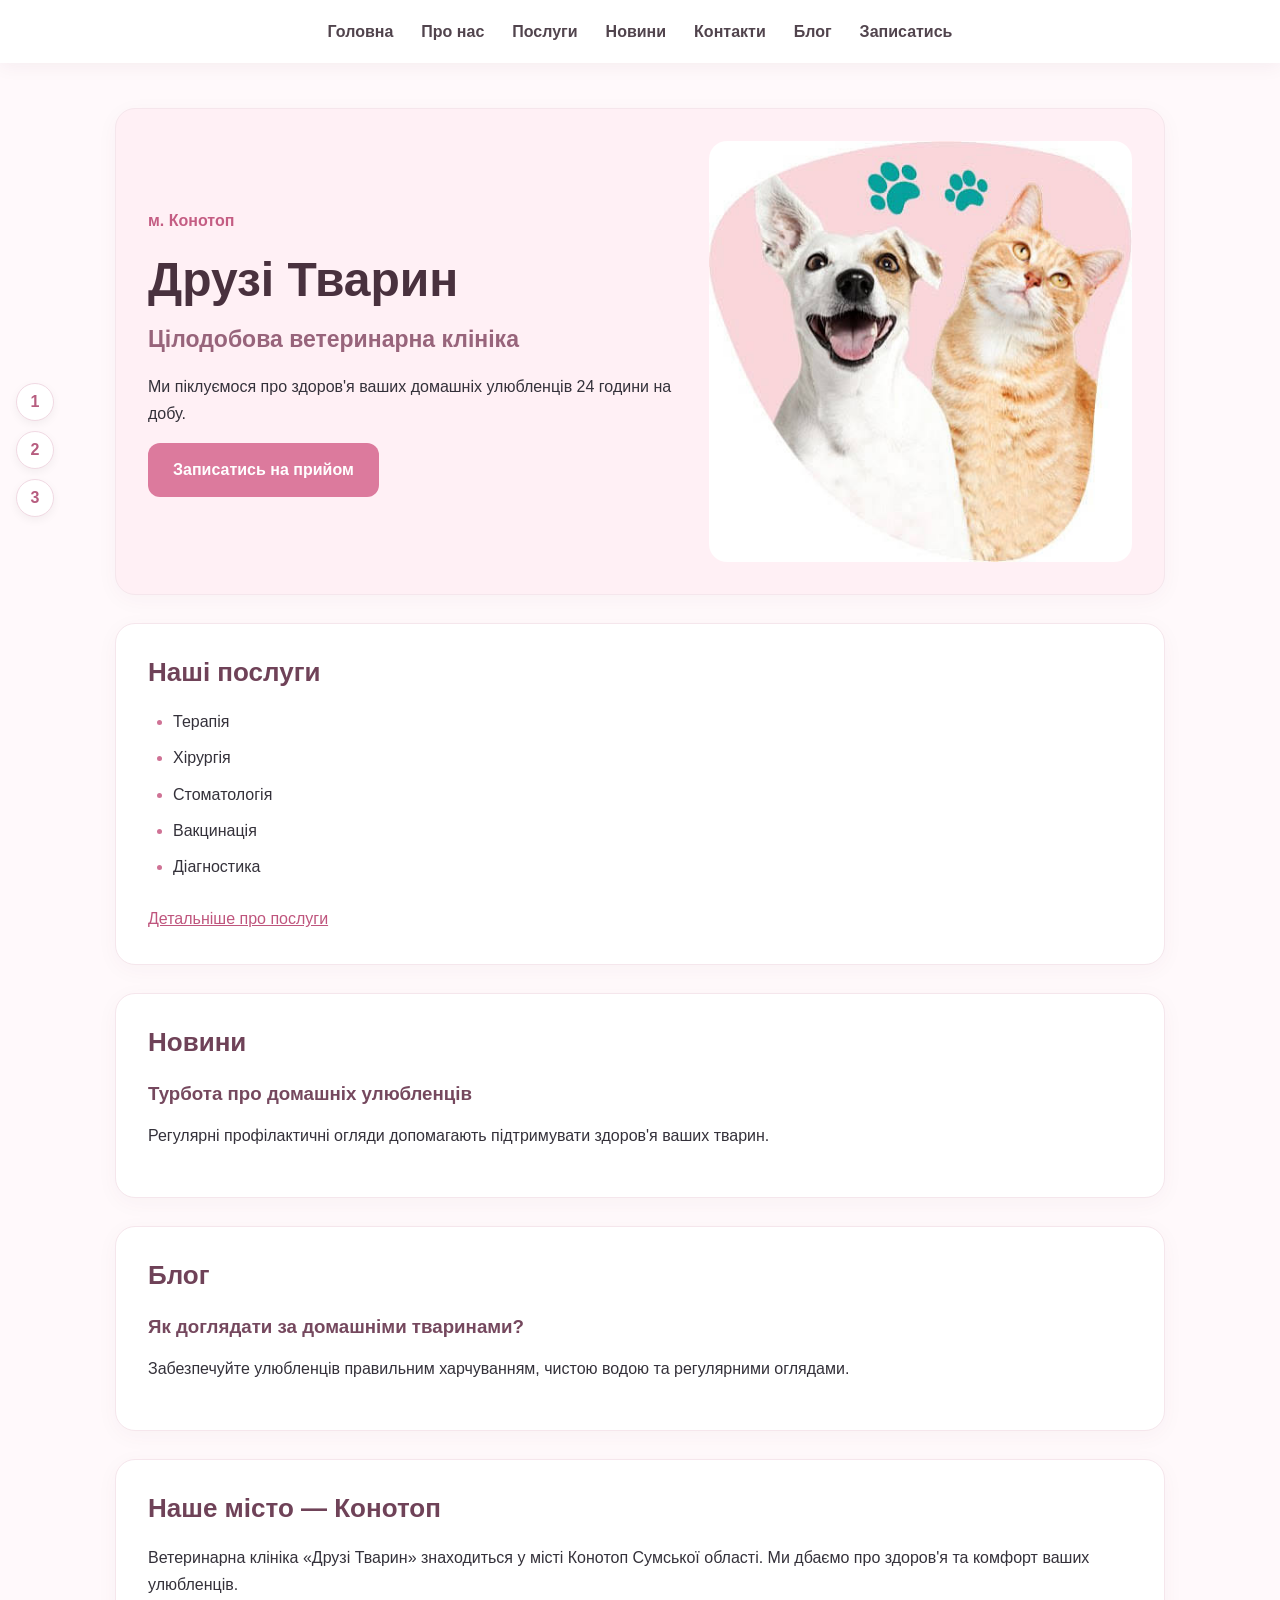
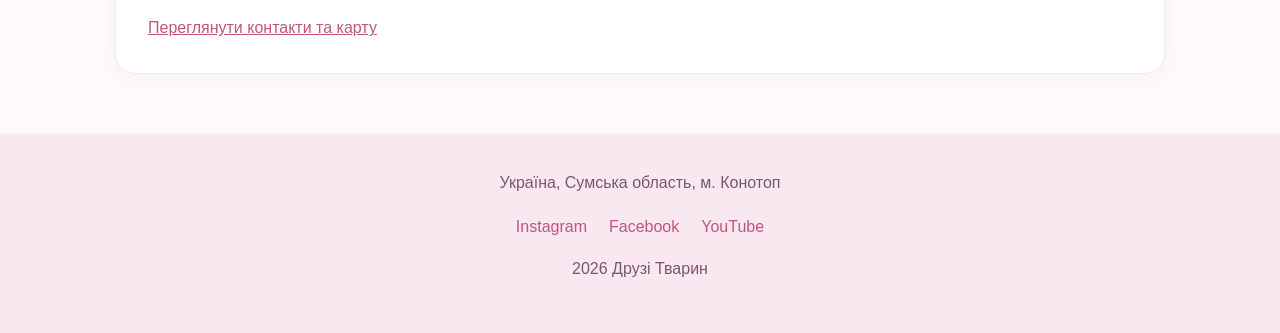
<file: index.html>
<!DOCTYPE html>
<html lang="uk">

<head>
    <meta charset="UTF-8">
    <meta name="viewport" content="width=device-width, initial-scale=1.0">

    <title>Друзі Тварин — Ветеринарна клініка Конотоп</title>

    <meta name="description"
          content="Друзі Тварин —  сайт цілодобової ветеринарної клініки у місті Конотоп.">

    <meta name="keywords"
          content="ветеринарна клініка, Конотоп, ветеринар, тварини">

    <link rel="stylesheet" href="style.css">
</head>

<body>

    <header>
        <nav>
            <ul class="menu">
                <li><a href="index.html">Головна</a></li>
                <li><a href="about.html">Про нас</a></li>
                <li><a href="main2.html">Послуги</a></li>
                <li><a href="#news">Новини</a></li>
                <li><a href="contacts.html">Контакти</a></li>
                <li><a href="#blog">Блог</a></li>
                <li><a href="recording.html">Записатись</a></li>
            </ul>
        </nav>
    </header>

    <aside class="indicator">
        <ol>
            <li><a href="index.html">1</a></li>
            <li><a href="about.html">2</a></li>
            <li><a href="contacts.html">3</a></li>
        </ol>
    </aside>

    <main>

        <section class="hero">
            <div class="hero-text">

                <p class="location"> м. Конотоп</p>

                <h1>Друзі Тварин</h1>

                <h2>Цілодобова ветеринарна клініка</h2>

                <p>
                    Ми піклуємося про здоров'я ваших
                    домашніх улюбленців 24 години на добу.
                </p>

                <a href="recording.html" class="button">
                    Записатись на прийом
                </a>

            </div>

            <img
                src="pets.jpg"
                alt="Собака та кіт"
                class="hero-image"
            >
        </section>

        <section id="services">
            <h2>Наші послуги</h2>

            <ul>
                <li>Терапія</li>
                <li>Хірургія</li>
                <li>Стоматологія</li>
                <li>Вакцинація</li>
                <li>Діагностика</li>
            </ul>

            <a href="main2.html">Детальніше про послуги</a>
        </section>

        <section id="news">
            <h2>Новини</h2>

            <article>
                <h3>Турбота про домашніх улюбленців</h3>
                <p>
                    Регулярні профілактичні огляди допомагають
                    підтримувати здоров'я ваших тварин.
                </p>
            </article>
        </section>

        <section id="blog">
            <h2>Блог</h2>

            <article>
                <h3>Як доглядати за домашніми тваринами?</h3>
                <p>
                    Забезпечуйте улюбленців правильним харчуванням,
                    чистою водою та регулярними оглядами.
                </p>
            </article>
        </section>

        <section id="city">
            <h2>Наше місто — Конотоп</h2>

         <p>
    Ветеринарна клініка «Друзі Тварин»
    знаходиться у місті Конотоп Сумської області.
    Ми дбаємо про здоров'я та комфорт ваших улюбленців.
</p>

            <a href="contacts.html">
                Переглянути контакти та карту
            </a>
        </section>

    </main>

    <footer>
        <p>Україна, Сумська область, м. Конотоп</p>

        <ul class="socials">
            <li><a href="https://instagram.com">Instagram</a></li>
            <li><a href="https://facebook.com">Facebook</a></li>
            <li><a href="https://youtube.com">YouTube</a></li>
        </ul>

        <p> 2026 Друзі Тварин</p>
    </footer>

</body>
</html>
</file>
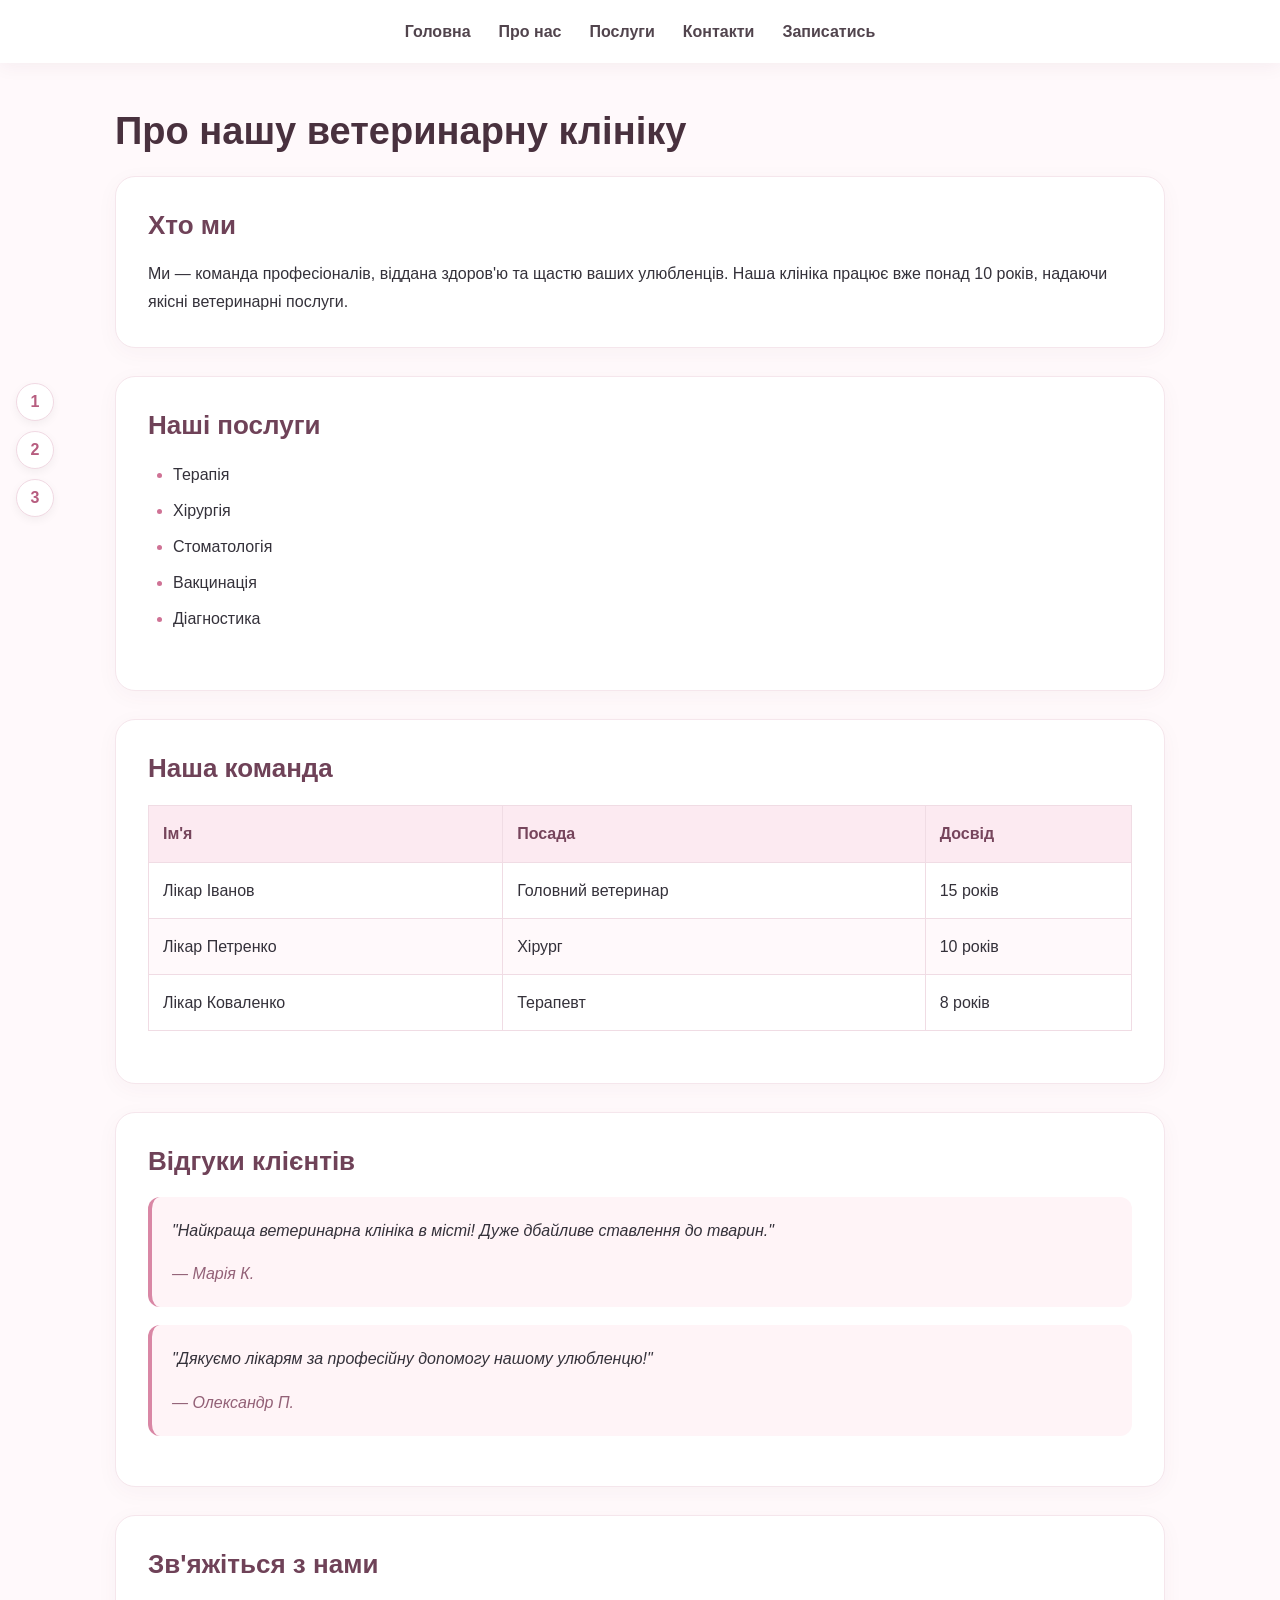
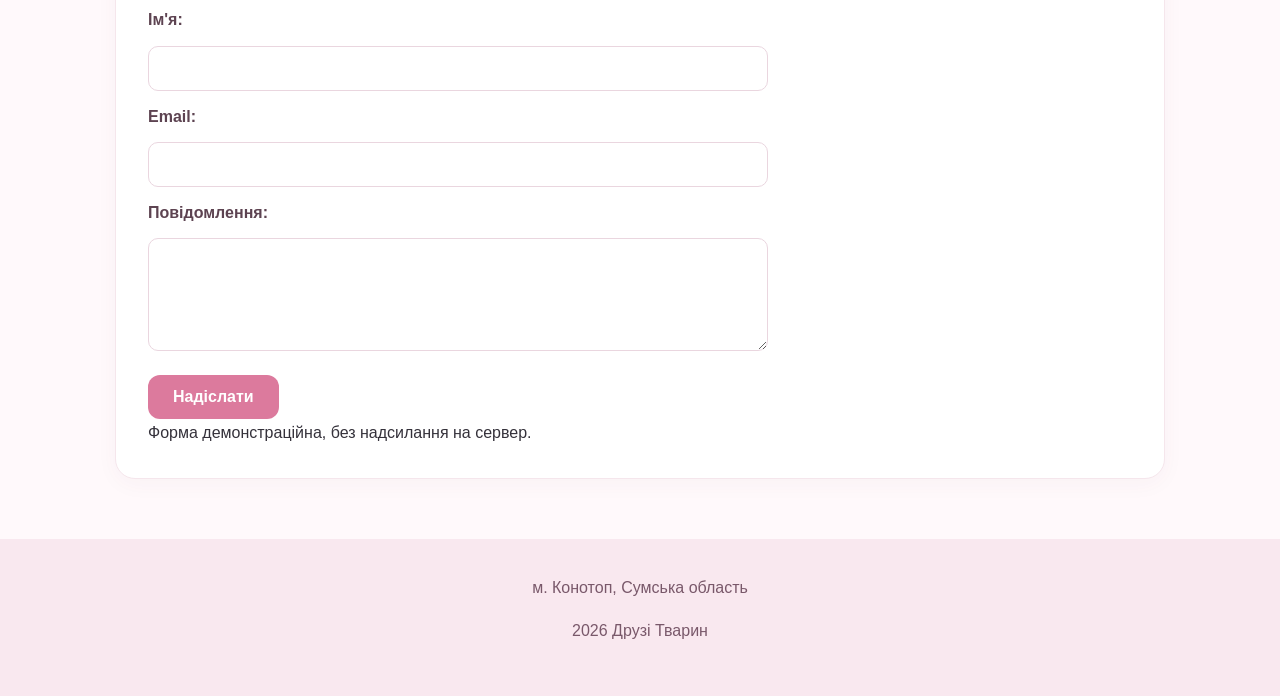
<file: about.html>
<!DOCTYPE html>
<html lang="uk">

<head>
    <meta charset="UTF-8">
    <meta name="viewport" content="width=device-width, initial-scale=1.0">

    <title>Про нас — Друзі Тварин</title>

    <meta name="description"
          content="Інформація про ветеринарну клініку Друзі Тварин у Конотопі, наші послуги та команду.">

    <meta name="keywords"
          content="ветеринарна клініка, Конотоп, ветеринар, лікування тварин">

    <meta name="author" content="Друзі Тварин">

    <link rel="stylesheet" href="style.css">
</head>

<body>

    <header>
        <nav>
            <ul class="menu">
                <li><a href="index.html">Головна</a></li>
                <li><a href="about.html">Про нас</a></li>
                <li><a href="main2.html">Послуги</a></li>
                <li><a href="contacts.html">Контакти</a></li>
                <li><a href="recording.html">Записатись</a></li>
            </ul>
        </nav>
    </header>

    <aside class="indicator">
        <ol>
            <li><a href="index.html">1</a></li>
            <li><a href="about.html">2</a></li>
            <li><a href="contacts.html">3</a></li>
        </ol>
    </aside>

    <main>

        <h1>Про нашу ветеринарну клініку</h1>

        <section id="about-us">
            <h2>Хто ми</h2>

            <p>
                Ми — команда професіоналів, віддана
                здоров'ю та щастю ваших улюбленців.
                Наша клініка працює вже понад 10 років,
                надаючи якісні ветеринарні послуги.
            </p>
        </section>

        <section id="our-services">
            <h2>Наші послуги</h2>

            <ul>
                <li>Терапія</li>
                <li>Хірургія</li>
                <li>Стоматологія</li>
                <li>Вакцинація</li>
                <li>Діагностика</li>
            </ul>
        </section>

        <section id="our-team">
            <h2>Наша команда</h2>

            <table border="1">
                <thead>
                    <tr>
                        <th>Ім'я</th>
                        <th>Посада</th>
                        <th>Досвід</th>
                    </tr>
                </thead>

                <tbody>
                    <tr>
                        <td>Лікар Іванов</td>
                        <td>Головний ветеринар</td>
                        <td>15 років</td>
                    </tr>

                    <tr>
                        <td>Лікар Петренко</td>
                        <td>Хірург</td>
                        <td>10 років</td>
                    </tr>

                    <tr>
                        <td>Лікар Коваленко</td>
                        <td>Терапевт</td>
                        <td>8 років</td>
                    </tr>
                </tbody>
            </table>
        </section>

        <section id="testimonials">
            <h2>Відгуки клієнтів</h2>

            <blockquote>
                <p>
                    "Найкраща ветеринарна клініка в місті!
                    Дуже дбайливе ставлення до тварин."
                </p>
                <cite>— Марія К.</cite>
            </blockquote>

            <blockquote>
                <p>
                    "Дякуємо лікарям за професійну допомогу
                    нашому улюбленцю!"
                </p>
                <cite>— Олександр П.</cite>
            </blockquote>
        </section>

        <section id="contact-us">
            <h2>Зв'яжіться з нами</h2>

            <form action="#" method="get">

                <label for="name">Ім'я:</label>
                <input type="text"
                       id="name"
                       name="name"
                       required>

                <label for="email">Email:</label>
                <input type="email"
                       id="email"
                       name="email"
                       required>

                <label for="message">Повідомлення:</label>
                <textarea id="message"
                          name="message"
                          rows="5"
                          required></textarea>

                <button type="submit">Надіслати</button>
            </form>
            <p>Форма демонстраційна, без надсилання на сервер.</p>
        </section>

    </main>

    <footer>
        <p>м. Конотоп, Сумська область</p>
        <p> 2026 Друзі Тварин</p>
    </footer>

</body>
</html>
</file>
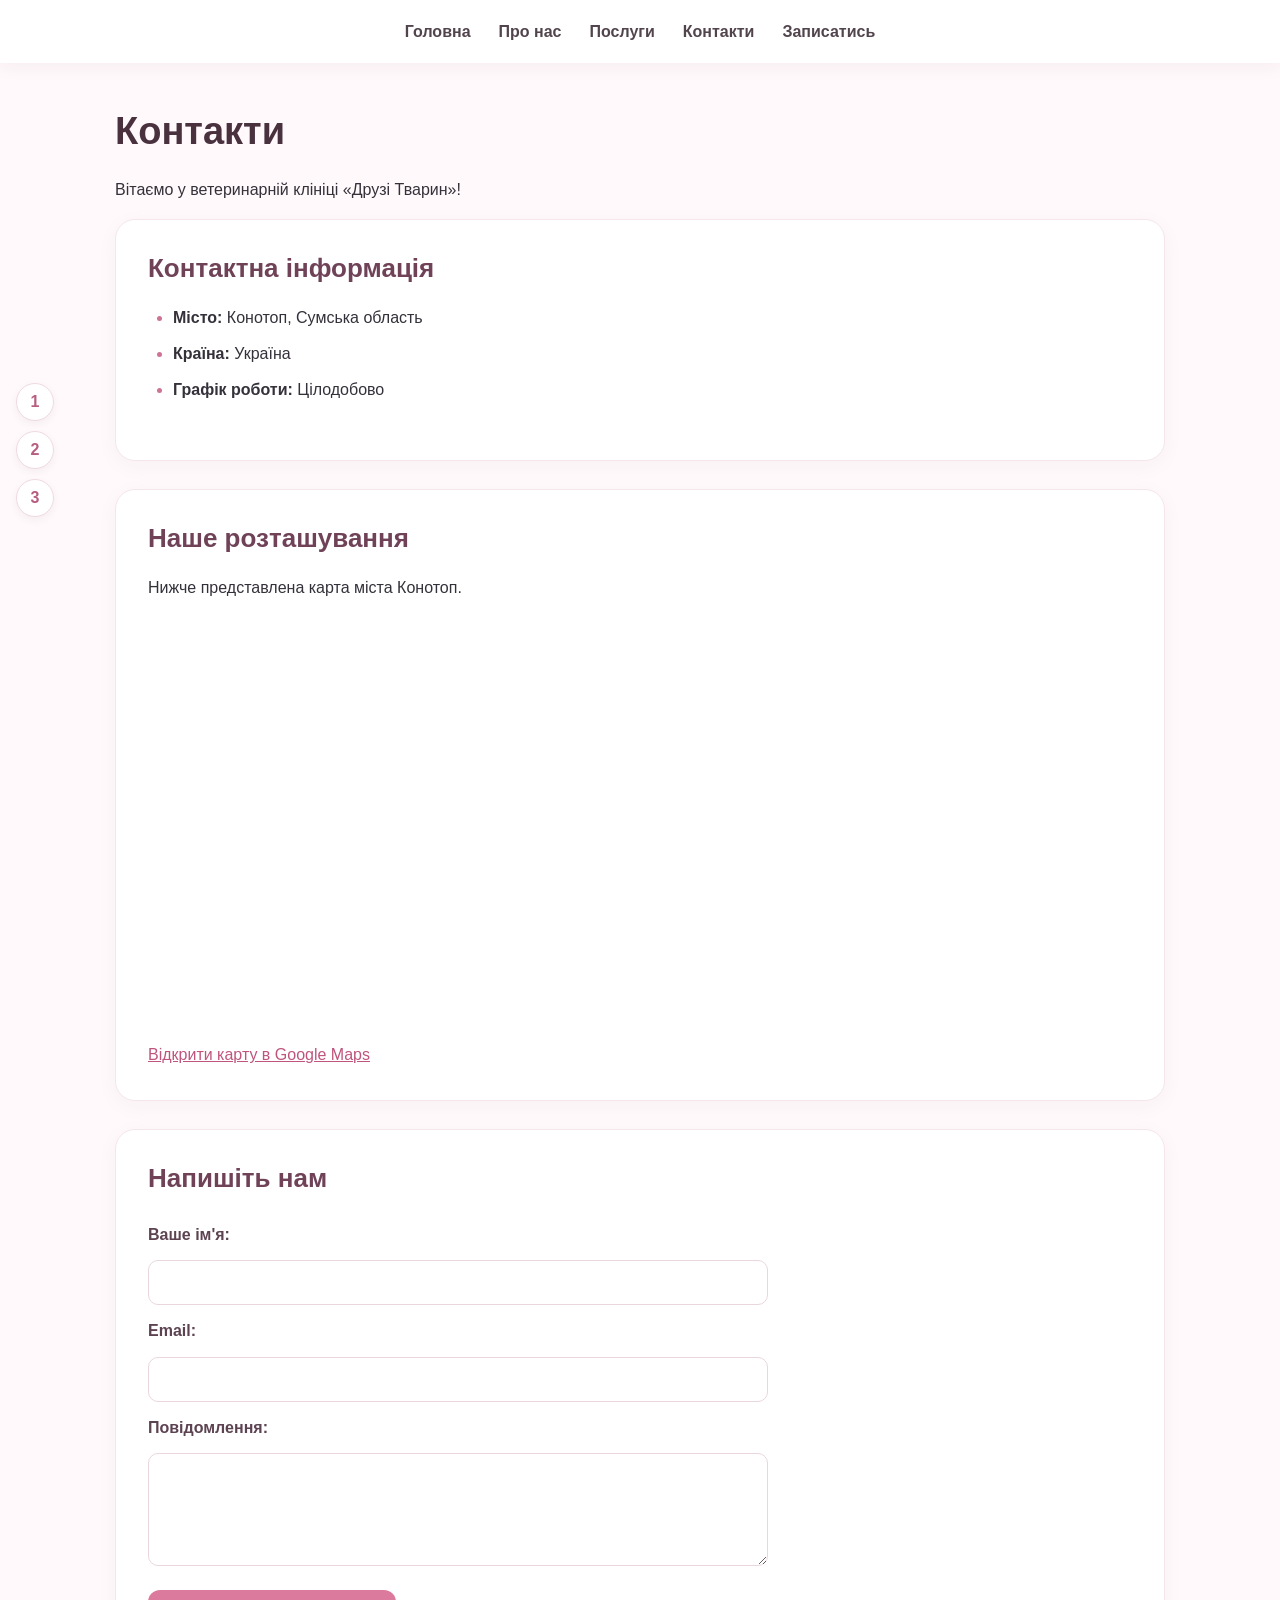
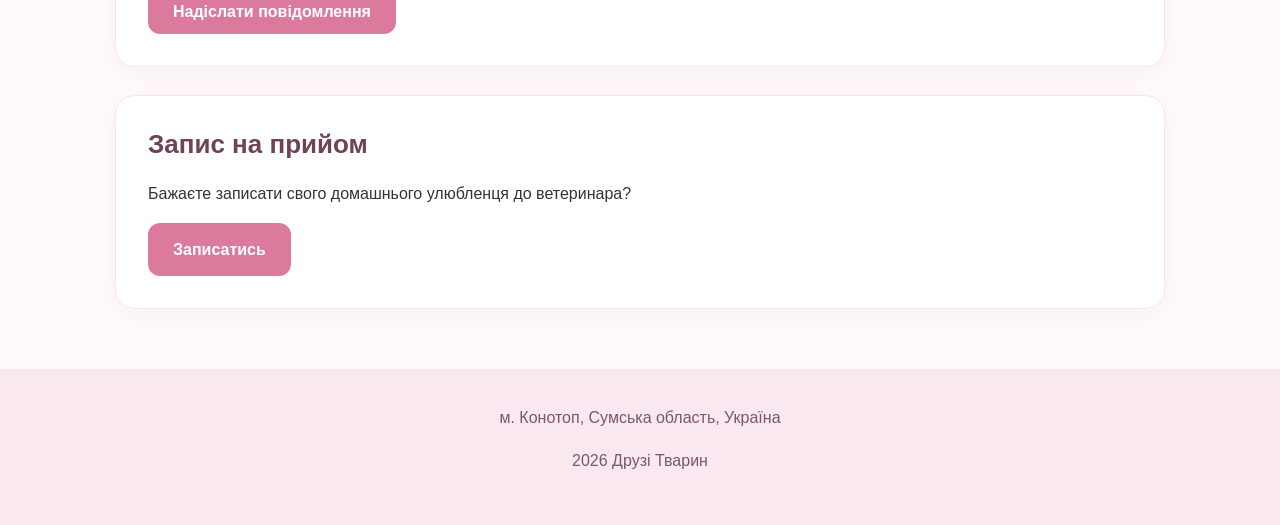
<file: contacts.html>
<!DOCTYPE html>
<html lang="uk">

<head>
    <meta charset="UTF-8">
    <meta name="viewport"
          content="width=device-width, initial-scale=1.0">

    <title>Контакти — Друзі Тварин</title>

    <meta name="description"
          content="Контакти ветеринарної клініки Друзі Тварин у місті Конотоп.">

    <meta name="keywords"
          content="ветеринарна клініка, Конотоп, контакти, ветеринар">

    <meta name="author" content="Друзі Тварин">

    <link rel="stylesheet" href="style.css">
</head>

<body>

    <header>
        <nav>
            <ul class="menu">
                <li><a href="index.html">Головна</a></li>
                <li><a href="about.html">Про нас</a></li>
                <li><a href="main2.html">Послуги</a></li>
                <li><a href="contacts.html">Контакти</a></li>
                <li><a href="recording.html">Записатись</a></li>
            </ul>
        </nav>
    </header>

    <aside class="indicator">
        <ol>
            <li><a href="index.html">1</a></li>
            <li><a href="about.html">2</a></li>
            <li><a href="contacts.html">3</a></li>
        </ol>
    </aside>

    <main>

        <h1>Контакти</h1>

        <p>
            Вітаємо у ветеринарній клініці
            «Друзі Тварин»!
        </p>

        <section id="contact-info">
            <h2>Контактна інформація</h2>

            <ul>
                <li>
                    <strong>Місто:</strong>
                    Конотоп, Сумська область
                </li>

                <li>
                    <strong>Країна:</strong>
                    Україна
                </li>

                <li>
                    <strong>Графік роботи:</strong>
                    Цілодобово
                </li>
            </ul>
        </section>

        <section id="location">
            <h2>Наше розташування</h2>

            <p>
                Нижче представлена карта міста Конотоп.
            </p>

            <iframe
                src="https://www.google.com/maps?q=Konotop,Ukraine&output=embed"
                width="100%"
                height="400"
                style="border:0;"
                loading="lazy"
                referrerpolicy="no-referrer-when-downgrade"
                title="Карта міста Конотоп">
            </iframe>

            <p>
                <a href="https://www.google.com/maps/search/?api=1&query=Konotop%2CUkraine"
                   target="_blank"
                   rel="noopener noreferrer">
                    Відкрити карту в Google Maps
                </a>
            </p>
        </section>

        <section id="contact-form">
            <h2>Напишіть нам</h2>

            <form action="#" method="get">

                <label for="name">Ваше ім'я:</label>
                <input type="text"
                       id="name"
                       name="name"
                       required>

                <label for="email">Email:</label>
                <input type="email"
                       id="email"
                       name="email"
                       required>

                <label for="message">Повідомлення:</label>
                <textarea id="message"
                          name="message"
                          rows="5"
                          required></textarea>

                <button type="submit">
                    Надіслати повідомлення
                </button>
            </form>

           
        </section>

        <section>
            <h2>Запис на прийом</h2>

            <p>
                Бажаєте записати свого домашнього
                улюбленця до ветеринара?
            </p>

            <a href="recording.html" class="button">
                Записатись
            </a>
        </section>

    </main>

    <footer>
        <p>м. Конотоп, Сумська область, Україна</p>
        <p> 2026 Друзі Тварин</p>
    </footer>

</body>
</html>
</file>
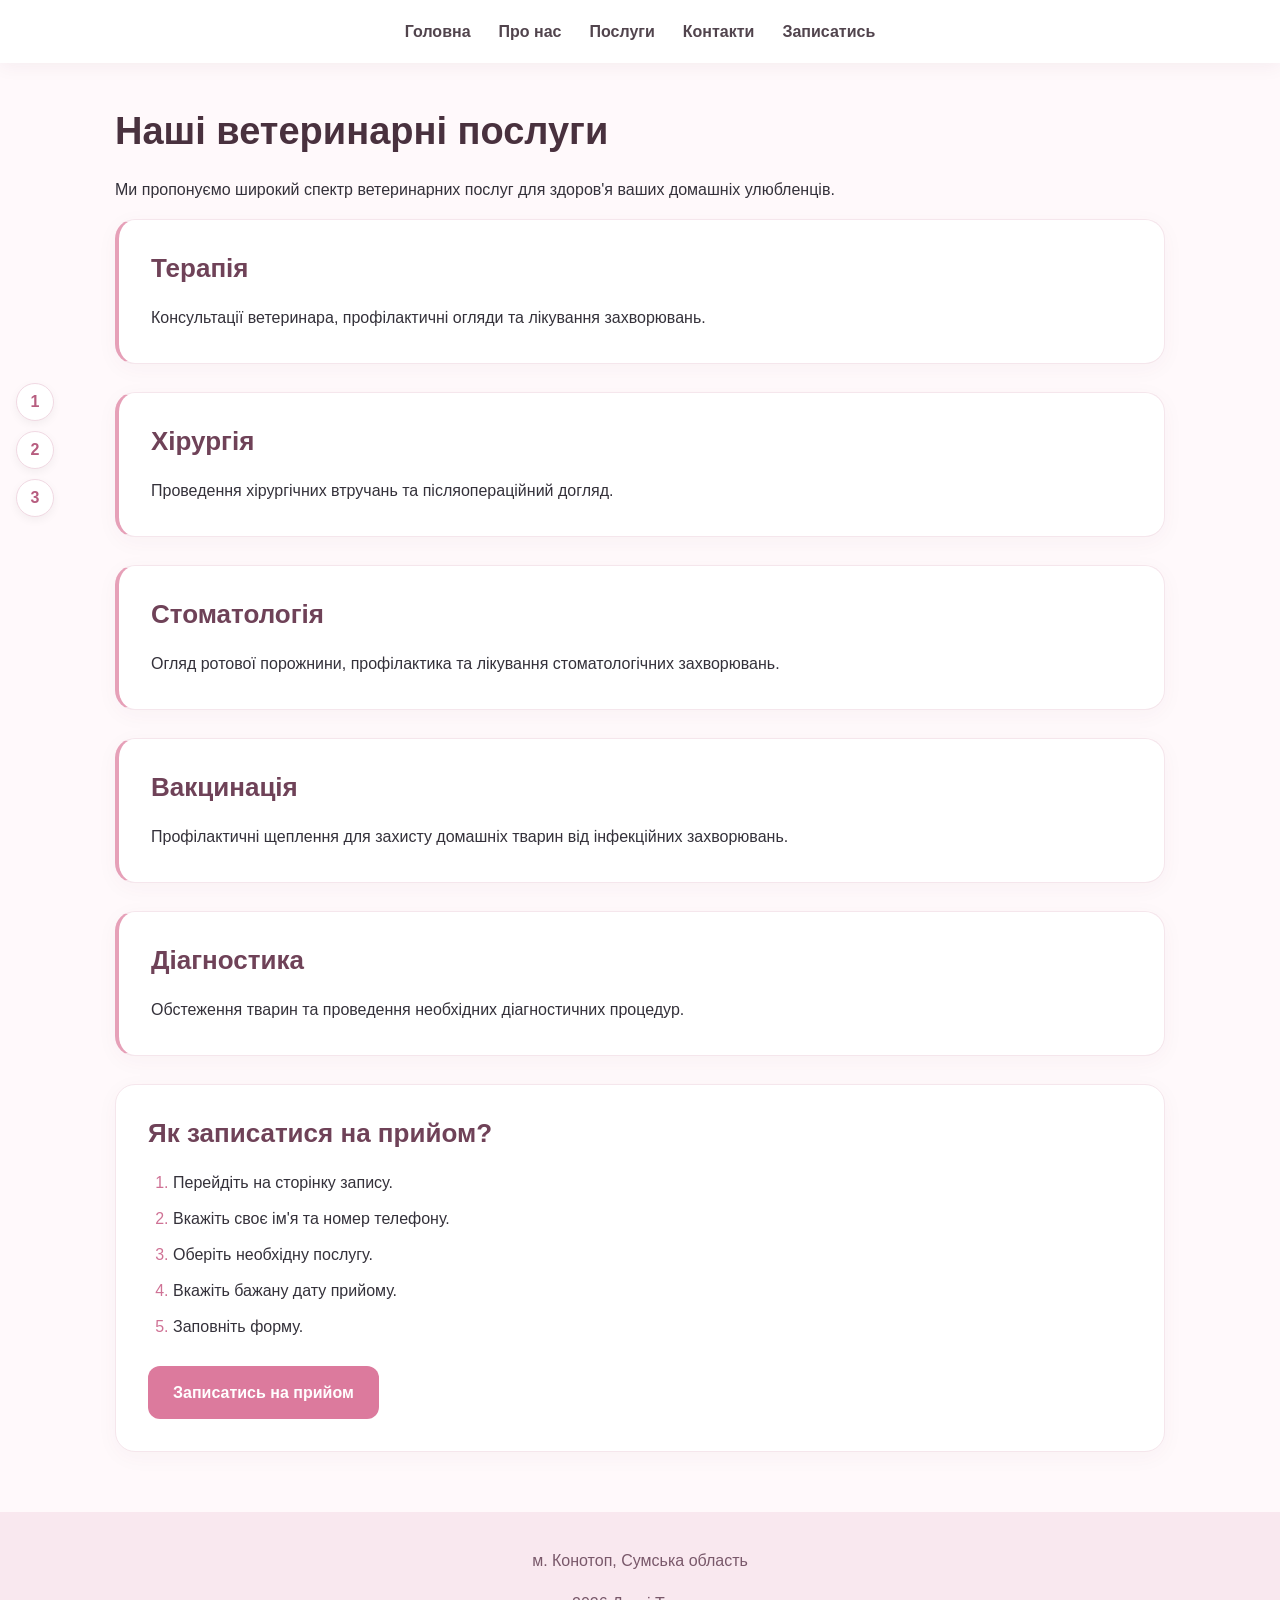
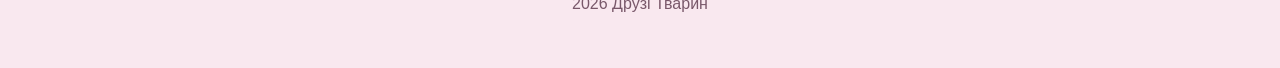
<file: main2.html>
<!DOCTYPE html>
<html lang="uk">

<head>
    <meta charset="UTF-8">
    <meta name="viewport" content="width=device-width, initial-scale=1.0">

    <title>Послуги — Друзі Тварин</title>

    <meta name="description"
          content="Ветеринарні послуги клініки Друзі Тварин у місті Конотоп.">

    <meta name="keywords"
          content="ветеринар, Конотоп, терапія, вакцинація, діагностика">

    <link rel="stylesheet" href="style.css">
</head>

<body>

    <header>
        <nav>
            <ul class="menu">
                <li><a href="index.html">Головна</a></li>
                <li><a href="about.html">Про нас</a></li>
                <li><a href="main2.html">Послуги</a></li>
                <li><a href="contacts.html">Контакти</a></li>
                <li><a href="recording.html">Записатись</a></li>
            </ul>
        </nav>
    </header>

    <aside class="indicator">
        <ol>
            <li><a href="index.html">1</a></li>
            <li><a href="about.html">2</a></li>
            <li><a href="contacts.html">3</a></li>
        </ol>
    </aside>

    <main>

        <h1>Наші ветеринарні послуги</h1>

        <p>
            Ми пропонуємо широкий спектр ветеринарних
            послуг для здоров'я ваших домашніх улюбленців.
        </p>

        <section id="therapy">
            <h2>Терапія</h2>
            <p>
                Консультації ветеринара, профілактичні
                огляди та лікування захворювань.
            </p>
        </section>

        <section id="surgery">
            <h2>Хірургія</h2>
            <p>
                Проведення хірургічних втручань
                та післяопераційний догляд.
            </p>
        </section>

        <section id="dentistry">
            <h2>Стоматологія</h2>
            <p>
                Огляд ротової порожнини, профілактика
                та лікування стоматологічних захворювань.
            </p>
        </section>

        <section id="vaccination">
            <h2>Вакцинація</h2>
            <p>
                Профілактичні щеплення для захисту
                домашніх тварин від інфекційних захворювань.
            </p>
        </section>

        <section id="diagnostics">
            <h2>Діагностика</h2>
            <p>
                Обстеження тварин та проведення
                необхідних діагностичних процедур.
            </p>
        </section>

        <section id="appointment">
            <h2>Як записатися на прийом?</h2>

            <ol>
                <li>Перейдіть на сторінку запису.</li>
                <li>Вкажіть своє ім'я та номер телефону.</li>
                <li>Оберіть необхідну послугу.</li>
                <li>Вкажіть бажану дату прийому.</li>
                <li>Заповніть форму.</li>
            </ol>

            <a href="recording.html" class="button">
                Записатись на прийом
            </a>
        </section>

    </main>

    <footer>
        <p> м. Конотоп, Сумська область</p>
        <p> 2026 Друзі Тварин</p>
    </footer>

</body>
</html>
</file>
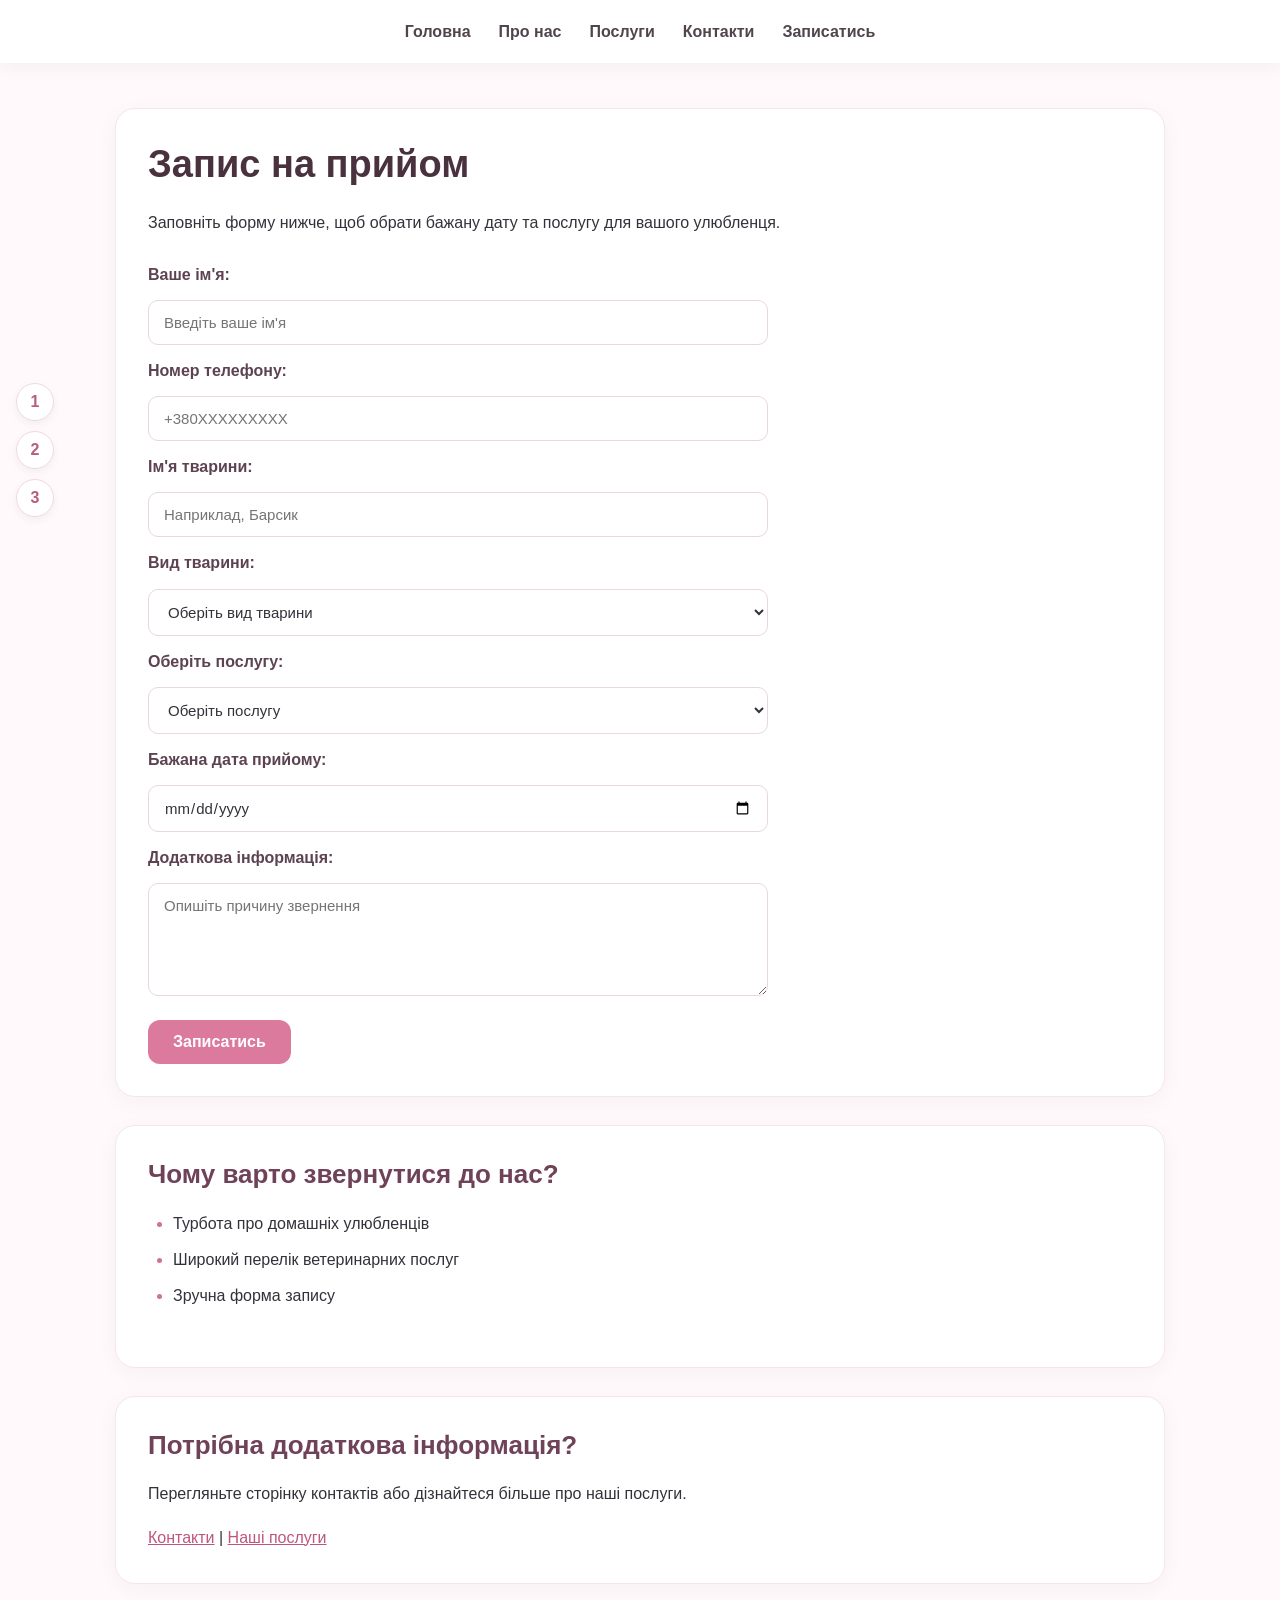
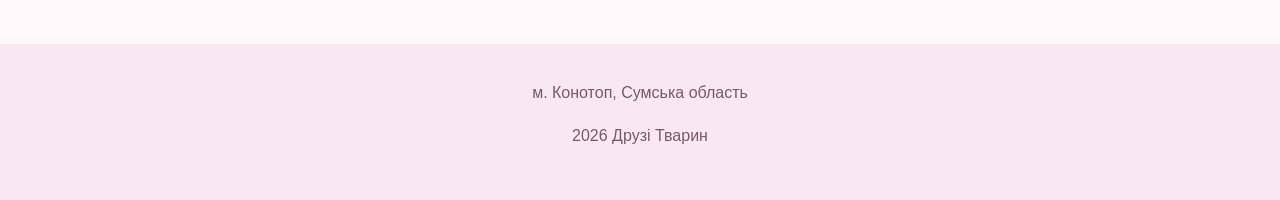
<file: recording.html>
<!DOCTYPE html>
<html lang="uk">

<head>
    <meta charset="UTF-8">
    <meta name="viewport" content="width=device-width, initial-scale=1.0">

    <title>Запис на прийом — Друзі Тварин</title>

    <meta name="description"
          content="Форма запису на прийом до ветеринарної клініки Друзі Тварин у Конотопі.">

    <meta name="keywords"
          content="запис до ветеринара, Конотоп, ветеринарна клініка">

    <link rel="stylesheet" href="style.css">
</head>

<body>

    <header>
        <nav>
            <ul class="menu">
                <li><a href="index.html">Головна</a></li>
                <li><a href="about.html">Про нас</a></li>
                <li><a href="main2.html">Послуги</a></li>
                <li><a href="contacts.html">Контакти</a></li>
                <li><a href="recording.html">Записатись</a></li>
            </ul>
        </nav>
    </header>

    <aside class="indicator">
        <ol>
            <li><a href="index.html">1</a></li>
            <li><a href="about.html">2</a></li>
            <li><a href="contacts.html">3</a></li>
        </ol>
    </aside>

    <main>

        <section class="appointment">
            <h1>Запис на прийом</h1>

            <p>
                Заповніть форму нижче, щоб обрати
                бажану дату та послугу для вашого улюбленця.
            </p>

            <form action="#" method="get">

                <label for="owner-name">
                    Ваше ім'я:
                </label>
                <input
                    type="text"
                    id="owner-name"
                    name="owner_name"
                    placeholder="Введіть ваше ім'я"
                    required
                >

                <label for="phone">
                    Номер телефону:
                </label>
                <input
                    type="tel"
                    id="phone"
                    name="phone"
                    placeholder="+380XXXXXXXXX"
                    required
                >

                <label for="pet-name">
                    Ім'я тварини:
                </label>
                <input
                    type="text"
                    id="pet-name"
                    name="pet_name"
                    placeholder="Наприклад, Барсик"
                    required
                >

                <label for="pet-type">
                    Вид тварини:
                </label>
                <select id="pet-type" name="pet_type" required>
                    <option value="">Оберіть вид тварини</option>
                    <option value="cat">Кіт</option>
                    <option value="dog">Собака</option>
                    <option value="rabbit">Кролик</option>
                    <option value="other">Інша тварина</option>
                </select>

                <label for="service">
                    Оберіть послугу:
                </label>
                <select id="service" name="service" required>
                    <option value="">Оберіть послугу</option>
                    <option value="therapy">Терапія</option>
                    <option value="surgery">Хірургія</option>
                    <option value="dentistry">Стоматологія</option>
                    <option value="vaccination">Вакцинація</option>
                    <option value="diagnostics">Діагностика</option>
                </select>

                <label for="date">
                    Бажана дата прийому:
                </label>
                <input
                    type="date"
                    id="date"
                    name="date"
                    required
                >

                <label for="message">
                    Додаткова інформація:
                </label>
                <textarea
                    id="message"
                    name="message"
                    rows="5"
                    placeholder="Опишіть причину звернення"
                ></textarea>

                <button type="submit">
                    Записатись
                </button>

            </form>
        </section>

        <section>
            <h2>Чому варто звернутися до нас?</h2>

            <ul>
                <li>Турбота про домашніх улюбленців</li>
                <li>Широкий перелік ветеринарних послуг</li>
                <li>Зручна форма запису</li>
            </ul>
        </section>

        <section>
            <h2>Потрібна додаткова інформація?</h2>

            <p>
                Перегляньте сторінку контактів
                або дізнайтеся більше про наші послуги.
            </p>

            <a href="contacts.html">Контакти</a>
            |
            <a href="main2.html">Наші послуги</a>
        </section>

    </main>

    <footer>
        <p>м. Конотоп, Сумська область</p>
        <p> 2026 Друзі Тварин</p>
    </footer>

</body>
</html>
</file>
<file: style.css>
/* Загальні налаштування */

* {
    margin: 0;
    padding: 0;
    box-sizing: border-box;
}

html {
    scroll-behavior: smooth;
}

body {
    font-family: Arial, sans-serif;
    background-color: #fff9fb;
    color: #34313a;
    line-height: 1.7;
}

/* Шапка сайту */

header {
    background-color: #ffffff;
    padding: 18px 30px;
    box-shadow: 0 3px 18px rgba(90, 40, 60, 0.06);
    position: sticky;
    top: 0;
    z-index: 100;
}

.menu {
    display: flex;
    justify-content: center;
    align-items: center;
    flex-wrap: wrap;
    gap: 12px 28px;
    list-style: none;
}

.menu a {
    text-decoration: none;
    color: #51444d;
    font-weight: 600;
    transition: color 0.2s;
}

.menu a:hover {
    color: #d66c93;
}

/* Основний вміст */

main {
    max-width: 1100px;
    margin: 45px auto;
    padding: 0 25px;
}

h1 {
    font-size: 38px;
    line-height: 1.25;
    margin-bottom: 20px;
    color: #49313e;
}

h2 {
    font-size: 26px;
    line-height: 1.3;
    margin-bottom: 18px;
    color: #6f4258;
}

h3 {
    margin-bottom: 12px;
    color: #75485e;
}

p {
    margin-bottom: 16px;
}

a {
    color: #bf557d;
}

a:hover {
    color: #9d3d62;
}

/* Блоки сторінок */

main > section {
    background: #ffffff;
    border: 1px solid #f5e6ec;
    border-radius: 20px;
    padding: 32px;
    margin-bottom: 28px;
    box-shadow: 0 5px 22px rgba(95, 48, 70, 0.04);
}

main > section > p:last-child {
    margin-bottom: 0;
}

/* Головний блок */

.hero {
    display: flex;
    align-items: center;
    justify-content: space-between;
    gap: 35px;
    min-height: 360px;
    background-color: #fff0f5;
}

.hero-text {
    flex: 1;
}

.hero-text h1 {
    font-size: 48px;
    margin-bottom: 15px;
}

.hero-text h2 {
    font-size: 23px;
    color: #98647b;
}

.hero-image {
    width: 43%;
    max-width: 430px;
    height: auto;
    object-fit: contain;
    border-radius: 18px;
}

.location {
    color: #c45d83;
    font-weight: bold;
}

/* Кнопки */

.button,
button {
    display: inline-block;
    background-color: #dc7a9d;
    color: white;
    border: none;
    padding: 13px 25px;
    border-radius: 12px;
    font-size: 16px;
    font-weight: 600;
    text-decoration: none;
    cursor: pointer;
    transition: background-color 0.2s,
                transform 0.2s,
                box-shadow 0.2s;
}

.button:hover,
button:hover {
    background-color: #c65c84;
    color: white;
    transform: translateY(-2px);
    box-shadow: 0 6px 15px rgba(198, 92, 132, 0.18);
}

/* Списки */

main ul,
main ol {
    padding-left: 25px;
    margin: 15px 0 25px;
}

main li {
    margin-bottom: 9px;
}

main li::marker {
    color: #cf7295;
}

/* Блоки послуг */

#therapy,
#surgery,
#dentistry,
#vaccination,
#diagnostics {
    border-left: 4px solid #e6a0b8;
}

/* Таблиця команди */

table {
    width: 100%;
    border-collapse: collapse;
    margin: 20px 0;
    background: white;
    border: none;
}

th,
td {
    padding: 14px;
    text-align: left;
    border: 1px solid #f0dce4;
}

th {
    background-color: #fceaf1;
    color: #76455c;
}

tr:nth-child(even) {
    background-color: #fff9fb;
}

/* Відгуки */

blockquote {
    background-color: #fff4f7;
    padding: 20px;
    border-left: 4px solid #d987a5;
    border-radius: 12px;
    margin: 18px 0;
}

blockquote p {
    font-style: italic;
}

cite {
    color: #936177;
}

/* Форми */

form {
    max-width: 620px;
    margin-top: 25px;
    display: flex;
    flex-direction: column;
    gap: 12px;
}

label {
    font-weight: 600;
    color: #5d4351;
}

input,
select,
textarea {
    width: 100%;
    padding: 13px 15px;
    border: 1px solid #ead6df;
    border-radius: 10px;
    font-family: inherit;
    font-size: 15px;
    background-color: #ffffff;
    color: #34313a;
    outline: none;
}

input:focus,
select:focus,
textarea:focus {
    border-color: #d47a9a;
    box-shadow: 0 0 0 3px rgba(212, 122, 154, 0.12);
}

textarea {
    resize: vertical;
}

form button {
    align-self: flex-start;
    margin-top: 12px;
}

/* Карта */

iframe {
    display: block;
    width: 100%;
    max-width: 100%;
    border-radius: 15px;
    margin: 20px 0;
}

/* Бічний індикатор сторінок */

.indicator {
    position: fixed;
    top: 50%;
    left: 16px;
    transform: translateY(-50%);
    z-index: 50;
}

.indicator ol {
    list-style: none;
    display: flex;
    flex-direction: column;
    gap: 10px;
}

.indicator a {
    display: flex;
    align-items: center;
    justify-content: center;
    width: 38px;
    height: 38px;
    background-color: #ffffff;
    border: 1px solid #f0d8e2;
    border-radius: 50%;
    text-decoration: none;
    font-weight: bold;
    color: #b75d7f;
    box-shadow: 0 3px 10px rgba(0, 0, 0, 0.05);
}

.indicator a:hover {
    background-color: #dc7a9d;
    color: white;
}

/* Підвал */

footer {
    background-color: #f9e8ef;
    text-align: center;
    padding: 35px 20px;
    margin-top: 60px;
    color: #79586a;
}

.socials {
    display: flex;
    justify-content: center;
    gap: 22px;
    list-style: none;
    margin: 15px 0;
}

.socials a {
    text-decoration: none;
}

/* Адаптація для телефонів */

@media (max-width: 768px) {

    header {
        padding: 16px;
    }

    .menu {
        gap: 10px 18px;
    }

    .menu a {
        font-size: 14px;
    }

    main {
        margin: 25px auto;
        padding: 0 15px;
    }

    main > section {
        padding: 22px;
    }

    h1 {
        font-size: 30px;
    }

    h2 {
        font-size: 22px;
    }

    .hero {
        flex-direction: column;
        text-align: center;
    }

    .hero-text h1 {
        font-size: 36px;
    }

    .hero-image {
        width: 100%;
        max-width: 350px;
    }

    .indicator {
        display: none;
    }

    table {
        font-size: 13px;
    }

    th,
    td {
        padding: 8px;
    }

    form button {
        width: 100%;
    }
}

@media (prefers-reduced-motion: reduce) {
    html {
        scroll-behavior: auto;
    }

    *,
    *::before,
    *::after {
        transition: none !important;
    }
}
</file>
